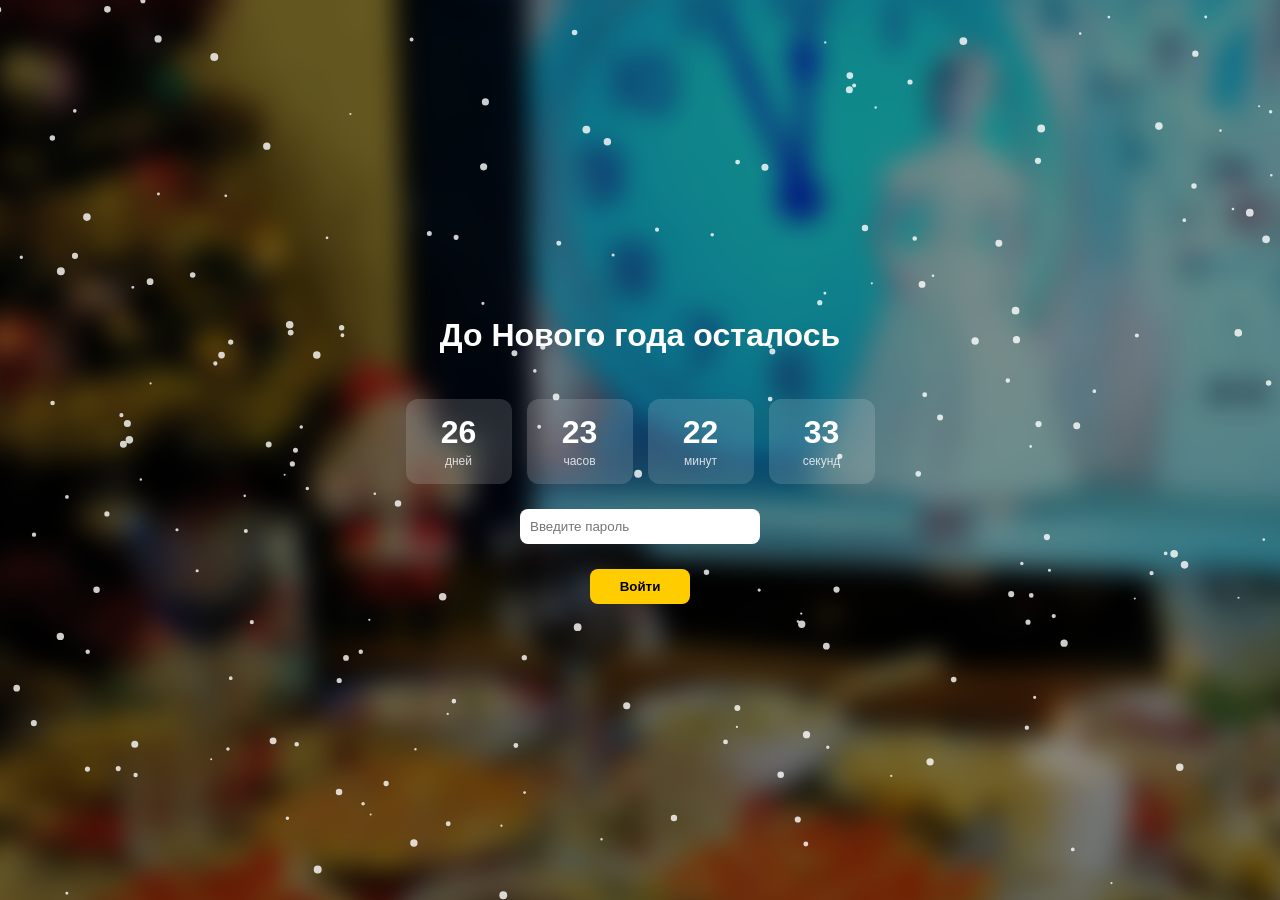
<file: index.html>
<!DOCTYPE html>
<html lang="ru">
<head>
  <meta charset="UTF-8">
  <title>Скоро Новый год 🎄</title>

  <!-- Адаптивность -->
  <meta name="viewport" content="width=device-width, initial-scale=1.0">

  <!-- Минимальные стили прямо здесь (потом вынесем в CSS) -->
  <style>
    body {
        margin: 0;
        font-family: "Segoe UI", sans-serif;
        height: 100vh;
        overflow: hidden;
        color: white;
    }

    .background {
        position: fixed;
        inset: 0;
        background: url("media/images/background.jpg") center / cover no-repeat;
        filter: blur(12px);
        transform: scale(1.1);
        z-index: -2;
    }

    .overlay {
  position: fixed;
  inset: 0;
  background: rgba(0, 0, 0, 0.45);
  z-index: -1;
}
.container {
  position: relative;
  height: 100vh;
  display: flex;
  flex-direction: column;
  justify-content: center;
  align-items: center;
  gap: 25px;
  text-align: center;
}

.timer {
  display: flex;
  gap: 15px;
}

.time-box {
  background: rgba(255, 255, 255, 0.15);
  backdrop-filter: blur(6px);
  border-radius: 12px;
  padding: 15px 18px;
  min-width: 70px;
}

.time-box span {
  display: block;
  font-size: 32px;
  font-weight: bold;
}

.time-box small {
  font-size: 12px;
  opacity: 0.8;
}

/* Поле и кнопка */
input {
  padding: 10px;
  width: 220px;
  border-radius: 8px;
  border: none;
}

button {
  padding: 10px 30px;
  border-radius: 8px;
  border: none;
  background: #ffcc00;
  font-weight: bold;
  cursor: pointer;
}

button:hover {
  background: #ffdd33;
}

.error {
  display: none;
  color: #ff9a9a;
}

    h1 {
      margin-bottom: 20px;
    }

#snow {
  position: fixed;
  inset: 0;
  pointer-events: none; /* чтобы не мешал кликам */
  z-index: 1;
}



  </style>
</head>

<script src="js/timer.js"></script>
<script src="js/auth.js"></script>
<script src="js/snow.js"></script>

<body>

  <!-- Фон -->
  <div class="background"></div>
  <div class="overlay"></div>

  <!-- Контент -->
  <div class="container">
    <h1>До Нового года осталось</h1>

    <div id="timer" class="timer">
      <div class="time-box">
        <span id="days">0</span>
        <small>дней</small>
      </div>
      <div class="time-box">
        <span id="hours">0</span>
        <small>часов</small>
      </div>
      <div class="time-box">
        <span id="minutes">0</span>
        <small>минут</small>
      </div>
      <div class="time-box">
        <span id="seconds">0</span>
        <small>секунд</small>
      </div>
    </div>

    <input type="password" id="password" placeholder="Введите пароль">
    <button id="enterBtn">Войти</button>

    <div class="error" id="error">Неверный пароль</div>
  </div>

</body>
<canvas id="snow"></canvas>


</html>
</file>
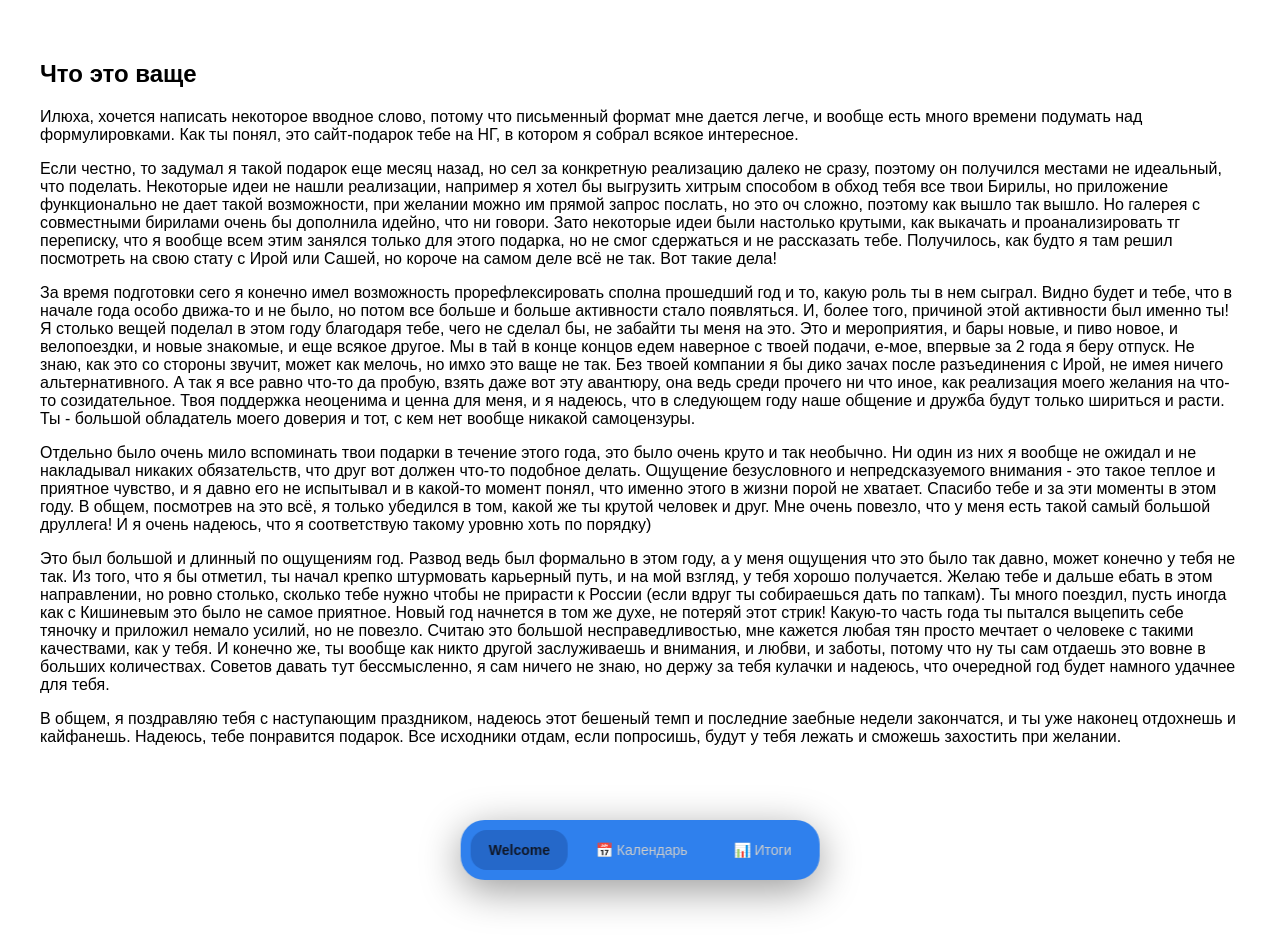
<file: greeting.html>
<!DOCTYPE html>
<html lang="ru">
<head>
  <meta charset="UTF-8">
  <title>С Новым годом 🎄</title>
  <meta name="viewport" content="width=device-width, initial-scale=1.0">

  <link rel="stylesheet" href="css/style.css">
</head>
<body>

  <!-- Фон -->
  <div class="background"></div>
  <div class="overlay"></div>
  

  <!-- Контент -->
  <div class="page">

    <main class="content">

      <section id="welcome" class="section active">
        <h2>Что это ваще</h2>
        <p>Илюха, хочется написать некоторое вводное слово, потому что письменный формат мне дается легче, и вообще есть много времени подумать над формулировками. Как ты понял, это сайт-подарок тебе на НГ, в котором я собрал всякое интересное.</p>
        <p>Если честно, то задумал я такой подарок еще месяц назад, но сел за конкретную реализацию далеко не сразу, поэтому он получился местами не идеальный, что поделать. Некоторые идеи не нашли реализации, например я хотел бы выгрузить хитрым способом в обход тебя все твои Бирилы, но приложение функционально не дает такой возможности, при желании можно им прямой запрос послать, но это оч сложно, поэтому как вышло так вышло. Но галерея с совместными бирилами очень бы дополнила идейно, что ни говори. Зато некоторые идеи были настолько крутыми, как выкачать и проанализировать тг переписку, что я вообще всем этим занялся только для этого подарка, но не смог сдержаться и не рассказать тебе. Получилось, как будто я там решил посмотреть на свою стату с Ирой или Сашей, но короче на самом деле всё не так. Вот такие дела!</p>
        <p>За время подготовки сего я конечно имел возможность прорефлексировать сполна прошедший год и то, какую роль ты в нем сыграл. Видно будет и тебе, что в начале года особо движа-то и не было, но потом все больше и больше активности стало появляться. И, более того, причиной этой активности был именно ты! Я столько вещей поделал в этом году благодаря тебе, чего не сделал бы, не забайти ты меня на это. Это и мероприятия, и бары новые, и пиво новое, и велопоездки, и новые знакомые, и еще всякое другое. Мы в тай в конце концов едем наверное с твоей подачи, е-мое, впервые за 2 года я беру отпуск. Не знаю, как это со стороны звучит, может как мелочь, но имхо это ваще не так. Без твоей компании я бы дико зачах после разъединения с Ирой, не имея ничего альтернативного. А так я все равно что-то да пробую, взять даже вот эту авантюру, она ведь среди прочего ни что иное, как реализация моего желания на что-то созидательное. Твоя поддержка неоценима и ценна для меня, и я надеюсь, что в следующем году наше общение и дружба будут только шириться и расти. Ты - большой обладатель моего доверия и тот, с кем нет вообще никакой самоцензуры.</p>
        <p>Отдельно было очень мило вспоминать твои подарки в течение этого года, это было очень круто и так необычно. Ни один из них я вообще не ожидал и не накладывал никаких обязательств, что друг вот должен что-то подобное делать. Ощущение безусловного и непредсказуемого внимания - это такое теплое и приятное чувство, и я давно его не испытывал и в какой-то момент понял, что именно этого в жизни порой не хватает. Спасибо тебе и за эти моменты в этом году. В общем, посмотрев на это всё, я только убедился в том, какой же ты крутой человек и друг. Мне очень повезло, что у меня есть такой самый большой друллега! И я очень надеюсь, что я соответствую такому уровню хоть по порядку)</p>
        <p>Это был большой и длинный по ощущениям год. Развод ведь был формально в этом году, а у меня ощущения что это было так давно, может конечно у тебя не так. Из того, что я бы отметил, ты начал крепко штурмовать карьерный путь, и на мой взгляд, у тебя хорошо получается. Желаю тебе и дальше ебать в этом направлении, но ровно столько, сколько тебе нужно чтобы не прирасти к России (если вдруг ты собираешься дать по тапкам). Ты много поездил, пусть иногда как с Кишиневым это было не самое приятное. Новый год начнется в том же духе, не потеряй этот стрик! Какую-то часть года ты пытался выцепить себе тяночку и приложил немало усилий, но не повезло. Считаю это большой несправедливостью, мне кажется любая тян просто мечтает о человеке с такими качествами, как у тебя. И конечно же, ты вообще как никто другой заслуживаешь и внимания, и любви, и заботы, потому что ну ты сам отдаешь это вовне в больших количествах. Советов давать тут бессмысленно, я сам ничего не знаю, но держу за тебя кулачки и надеюсь, что очередной год будет намного удачнее для тебя.</p>
        <p>В общем, я поздравляю тебя с наступающим праздником, надеюсь этот бешеный темп и последние заебные недели закончатся, и ты уже наконец отдохнешь и кайфанешь. Надеюсь, тебе понравится подарок. Все исходники отдам, если попросишь, будут у тебя лежать и сможешь захостить при желании.</p>
      </section>

      <section id="calendar" class="section">
        <h2>Обзор (не всегда) совместных приключений</h2>
        <p>Проанализировав нашу переписку, я достал самые важные даты этого года и дал свой ретроспективный комментарий. Вспомни их тоже (даты кликабельны), а между днями можно переключаться стрелками на клаве.</p>
        <div id="calendar-grid" class="calendar-grid"></div>
      </section>

      <section id="summary" class="section">
        <h2>Итоги года</h2>

        <div class="carousel">
          <button class="carousel-arrow left"></button>
          <div class="carousel-viewport">
            <div class="carousel-track">


              <div class="carousel-card" data-bg="green.png" data-type="stat">
                  <div class="stat-card">
                    <div class="stat-number" data-target="16698">0</div>
                    <div class="stat-text">Именно столькими сообщениями мы обменялись в тг за этот год!<br> Из них ты отправил 7055, а я 9643.</div>
                  </div>
              </div>

              <div class="carousel-card" data-bg="violet.png" data-type="text">
                <div class="text-card">
                  <p>
                    Дальше позволю себе небольшой аналитический обзор, а как вообще выглядела наша переписка. <br>
                    Начнем, пожалуй, с того как вообще мы коммуницируем друг с другом.
                  </p>
                </div>
              </div>

              <div class="carousel-card" data-bg="red.png" data-type="table">
                <div class="table-card">
                  <table>
                    <tr>
                      <td></td>
                      <td class="cell">Илюха</td>
                      <td class="cell">Витя</td>
                    </tr>
                    <tr>
                      <td>Стикеры</td>
                      <td class="cell">73</td>
                      <td class="cell">40</td>
                    </tr>                    
                    <tr>
                      <td>Фотки</td>
                      <td class="cell">242</td>
                      <td class="cell">347</td>
                    </tr>
                    <tr>
                      <td>Кружочки, шт</td>
                      <td class="cell">5</td>
                      <td class="cell">10</td>
                    </tr>
                    <tr>
                      <td>Кружочки, минуты</td>
                      <td class="cell">0.85</td>
                      <td class="cell">1.5</td>
                    </tr>
                    <tr>
                      <td>Голосовухи, шт</td>
                      <td class="cell">16</td>
                      <td class="cell">66</td>
                    </tr>                    
                    <tr>
                      <td>Голосовухи, мин</td>
                      <td class="cell">26</td>
                      <td class="cell">46</td>
                    </tr>
                  </table>
                </div>
              </div>

            
              <div class="carousel-card" data-bg="teal.png" data-type="text">
                <div class="text-card">
                  <p>
                    А теперь задушимся с анализа текстовых сообщений, как там вообще вопрос обстоит. <br>
                    (Я смотрю на то, что вообще посчитано и думаю "ебать почему я подумал что это интересно")
                  </p>
                </div>
              </div>


              <div class="carousel-card" data-bg="red.png" data-type="table">
                <div class="table-card">
                  <table>
                    <tr>
                      <td></td>
                      <td class="cell">Илюха</td>
                      <td class="cell">Витя</td>
                    </tr>
                    <tr>
                      <td>Средняя длина сообщения, слова</td>
                      <td class="cell">5.05</td>
                      <td class="cell">4.75</td>
                    </tr>  
                    <tr>
                      <td>Медианная длина сообщения, слова</td>
                      <td class="cell">4</td>
                      <td class="cell">4</td>
                    </tr>                    
                    <tr>
                      <td>Всего слов отправлено</td>
                      <td class="cell">35653</td>
                      <td class="cell">45862</td>
                    </tr>
                    <tr>
                      <td>Самое длинное сообщение, слова</td>
                      <td class="cell">177</td>
                      <td class="cell">243</td>
                    </tr>
                  </table>
                </div>
              </div>
              
              <div class="carousel-card" data-bg="violet.png" data-type="text">
                <div class="text-card">
                  <p>
                    Дальше несколько интересных фактов об этом годе 
                  </p>
                </div>
              </div>     
              
              
              <div class="carousel-card" data-bg="green.png" data-type="stat">
                  <div class="stat-card">
                    <div class="stat-number" data-target="11">0</div>
                    <div class="stat-text">Именно столькими кодов от бейдж-бота я нашел у нас в переписке</div>
                  </div>
              </div>       

              <div class="carousel-card" data-bg="teal.png" data-type="stat">
                  <div class="stat-card">
                    <div class="stat-number" data-target="0">0</div>
                    <div class="stat-text">Именно столько походов вместе на йогу, на прогулку с Муляевичем, на скалодром и в поход с Тырчем я насчитал суммарно. МАЛОВАТО</div>
                  </div>
              </div>
              <div class="carousel-card" data-bg="red.png" data-type="text">
                <div class="text-card">
                  <p>
                    Ну и напоследок немного хохм с визуальными данными. Я уже устал думать о дизайне, поэтому тут Уродск чистой воды, только функциональность. </br> 
                    Если что графики про общее количество сообщений к конкретной дате и карта самых частых слов
                  </p>
                </div>
              </div>  
              <div class="carousel-card"
                data-type="gif"
                data-played="false"
                data-bg="yellow.png">

              <div class="gif-card">
                <video
                  class="gif-video"
                  src="media/videos/gifs/plt.mp4"
                  muted
                  playsinline
                  preload="auto">
                </video>
              </div>

              </div>
              <div class="carousel-card"
                data-type="gif"
                data-played="false"
                data-bg="yellow.png">

              <div class="gif-card">
                <video
                  class="gif-video"
                  src="media/videos/gifs/wordcloud.mp4"
                  muted
                  playsinline
                  preload="auto">
                </video>
              </div>

              </div>
              </div>

            </div>
          </div>


          <button class="carousel-arrow right"></button>
          <div class="carousel-dots"></div>
        </div>

      </section>

    </main>


  </div>

<nav class="bottom-nav">
<button class="nav-item active" data-target="media">Welcome</button>
<button class="nav-item" data-target="calendar">📅 Календарь</button>
<button class="nav-item" data-target="summary">📊 Итоги</button>
</nav>

<script src="js/navigation.js"></script>
<script src="js/calendar.js"></script>
<script src="js/carousel.js"></script>

<div id="modal-overlay" class="modal-overlay">
  <div class="modal-tooltip">

    <div class="modal-header">
      <span id="modal-date"></span>
    </div>

    <div id="modal-content"></div>

    <button class="modal-close">×</button>
  </div>
</div>

</body>
</html>
</file>
<file: css/style.css>
.page {
  display: flex;
  min-height: auto; /* вместо 100vh */
  align-items: flex-start; /* контент сверху */
  font-family: "SF Pro Text", "SF Pro Icons", "Helvetica Neue", "Helvetica", "Arial", sans-serif;
}

.sidebar {
  width: 200px;
  padding: 20px;
  background: rgba(0, 0, 0, 0.4);
  backdrop-filter: blur(6px);
  position: sticky;
  top: 0;
  height: auto;
}

.sidebar h3 {
  margin-top: 0;
}

.sidebar ul {
  list-style: none;
  padding: 0;
}

.sidebar li {
  margin-bottom: 10px;
}

.sidebar a {
  color: #ffcc00;
  text-decoration: none;
}

.sidebar a:hover {
  text-decoration: underline;
}

.content {
  flex: 1;
  padding: 40px;
}

.section {
  margin-bottom: 80px;
}

/* ===== КАЛЕНДАРЬ ===== */

.day {
  display: flex;
  justify-content: center;
  align-items: center;
  text-align: center;
  min-height: 30px;
  padding: 5px 0;
  position: relative;
  background: rgba(255, 255, 255, 0.15);
  color: black
}

.day.special {
  background: rgb(101, 178, 255);
  border-radius: 75%; /* круг */
  width: 40px;
  height: 30px;
  margin: 0 auto; /* центрируем в ячейке */
  display: flex;
  justify-content: center;
  align-items: center;
  cursor: pointer;
  color: black;
}

.day.special:hover {
  background: rgb(33, 128, 223);
}

.tooltip {
  position: absolute;
  bottom: 110%;
  left: 50%;
  transform: translateX(-50%);
  background: black;
  padding: 8px 10px;
  border-radius: 6px;
  font-size: 12px;
  white-space: nowrap;
  display: none;
}

/* Сетка месяцев */
.calendar-grid {
  display: grid;
  grid-template-columns: repeat(4, 1fr);
  grid-template-rows: repeat(3, auto);
  gap: 20px;
}

/* Блок одного месяца */
.month {
  background: rgba(245, 245, 247, .8);
  border-radius: 60px;
  padding: 10px;
}

/* Название месяца */
.month h3 {
  text-align: center;
  margin: 0 0 10px 0;
  color: black
}

.month-caption {
  width: 100%;         /* 👈 та же ширина, что и сетка */
  text-align: center;  /* 👈 текст по центру */
  font-weight: bold;
  font-size: 20px;
  margin-bottom: 8px;
  color: black;
}

/* Сетка дней недели и дней */
.days-grid {
  display: grid;
  grid-template-columns: repeat(7, 1fr);
  gap: 5px;
}

/* Заголовки дней недели */
.day-name {
  text-align: center;
  font-weight: bold;
}

/* День месяца */
.day {
  text-align: center;
  padding: 5px 0;
  border-radius: 5px;
  background: rgba(255,255,255,0.15);
  position: relative;
  min-height: 30px;
}

/* Затемнение + блюр */
.modal-overlay {
  position: fixed;
  inset: 0;
  background: rgba(0, 0, 0, 0.4);
  backdrop-filter: blur(6px); /* 🔥 блюр */
  display: none;
  align-items: center;
  justify-content: center;
  z-index: 1000;
}

/* Сам tooltip */
.modal-tooltip {
  background: rgba(245, 245, 247, 0.9);
  color: rgba(20, 20, 20);
  width: 33vw;              /* 👈 срединная треть экрана */
  max-width: 840px;
  min-width: 560px;
  padding: 24px 28px;
  border-radius: 16px;
  font-size: 32px;
  line-height: 1.5;
  position: relative;
  box-shadow: 0 20px 60px rgba(0,0,0,0.6);
  animation: modalFadeIn 0.25s ease;
}

/* Текст внутри */
#modal-content {
  text-align: center;
}

/* Кнопка закрытия */
.modal-close {
  position: absolute;
  top: 10px;
  right: 14px;
  background: none;
  border: none;
  color: black;
  font-size: 26px;
  cursor: pointer;
}

/* Анимация */
@keyframes modalFadeIn {
  from {
    opacity: 0;
    transform: translateY(20px) scale(0.95);
  }
  to {
    opacity: 1;
    transform: translateY(0) scale(1);
  }
}

/* Контент */
.content {
  padding-bottom: 120px; /* место под нижнюю навигацию */
}

/* Секции */
.section {
  opacity: 0;
  transform: translateY(20px);
  pointer-events: none;
  transition: opacity 0.4s ease, transform 0.4s ease;
  display: none;
}

.section.active {
  display: block;
  opacity: 1;
  transform: translateY(0);
  pointer-events: auto;
}

/* Нижняя навигация */
.bottom-nav {
  position: fixed;
  bottom: 20px;
  left: 50%;
  transform: translateX(-50%);
  background: #2F80ED;
  backdrop-filter: blur(8px);
  border-radius: 24px;
  padding: 10px;
  display: flex;
  gap: 10px;
  z-index: 1000;
  box-shadow: 0 10px 40px rgba(0,0,0,0.4);
}

/* Кнопки */
.nav-item {
  background: transparent;
  border: none;
  color: #ccc;
  padding: 12px 18px;
  border-radius: 16px;
  font-size: 14px;
  cursor: pointer;
  transition: background 0.3s, color 0.3s;
}

.nav-item:hover {
  background: rgba(255,255,255,0.1);
}

/* Активная вкладка */
.nav-item.active {
  background: #2568C9;
  color: #101828;
  font-weight: bold;
}

.modal-header {
  display: flex;
  justify-content: space-between;
  align-items: center;
  font-size: 14px;
  color: black;
  margin-bottom: 12px;
}


/* ===== КАРУСЕЛЬ ===== */


.carousel {
  position: relative;
  width: 100%;
  height: 70vh;
  display: flex;
  align-items: center;
  justify-content: center;
}

/* ОКНО — режет всё лишнее */
.carousel-viewport {
  width: 100vw;
  overflow: hidden;     /* ← ГЛАВНЫЙ ФИКС */
  display: flex;
  /* justify-content: center; */
}

/* ЛЕНТА */
.carousel-track {
  display: flex;
  gap: 40px;
  transition: transform 0.6s ease;
  will-change: transform;
  justify-content: flex-start;
  margin: 0;
  padding: 0;
}


.carousel-track-container {
  overflow: hidden;
  width: 100%;
  display: flex;
  justify-content: center;
}


.carousel-card {
  width: 30vw;
  min-width: 750px;
  height: 500px;
  border-radius: 20px;
  padding: 20px;
  color: white;
  background-size: cover;
  background-position: center;
  position: relative;
  overflow: hidden;
  transform: scale(0.8);
  filter: blur(4px);
  opacity: 0.6;
  transition: transform 0.6s ease, filter 0.6s ease, opacity 0.6s ease;
}


.carousel-card.active {
  transform: scale(1);
  filter: blur(0);
  opacity: 1;
}

/* Стрелки */
.carousel-arrow {
  position: absolute;
  top: 50%;
  transform: translateY(-50%);
  background: none;
  border: none;
  color: #ffcc00;
  font-size: 32px;
  cursor: pointer;
  z-index: 10;
}

.carousel-arrow.left { left: 20px; }
.carousel-arrow.right { right: 20px; }



.carousel-dots {
  position: fixed;
  bottom: 20px;

  left: 50%;
  transform: translateX(-65%);

  display: flex;
  gap: 10px;

}

.carousel-dot {
  width: 10px;
  height: 10px;
  background: #777;
  border-radius: 50%;
  transition: background 0.3s, transform 0.3s;
}

.carousel-dot.active {
  background: #2F80ED;
  transform: scale(1.3);
}

.stat-card {
  display: flex;
  flex-direction: column;
  justify-content: center;
  align-items: center;
  height: 100%;
  color: white;
}

.stat-number {
  font-size: 3em;
  font-weight: bold;
  margin-bottom: 10px;
}

.stat-text {
  font-size: 1.5em;
  text-align: center;
}


.text-card {
  height: 100%;
  display: flex;
  align-items: center;
  justify-content: center;
}

.text-card p {
  color: white;
  font-size: 1.5rem;
  line-height: 1.6;
  text-align: center;
  max-width: 80%;
  opacity: 0;
  transform: translateY(20px);
  transition: opacity 0.6s ease, transform 0.6s ease;
}

/* когда карточка активна */
.carousel-card.active .text-card p {
  opacity: 1;
  transform: translateY(0);
}

.table-card {
  height: 100%;
  display: flex;
  align-items: center;
  justify-content: center;
}

.table-card table {
  border-collapse: collapse;
  color: white;
  font-size: 1.1rem;
}

.table-card td {
  padding: 12px 20px;
}

.table-card .cell {
  opacity: 0;
  transform: scale(0.8);
  transition: opacity 0.4s ease, transform 0.4s ease;
}

.table-card .cell.visible {
  opacity: 1;
  transform: scale(1);
}


html, body {
  margin: 0;
  padding: 0;
  overflow-x: hidden;
}

.gif-card {
  width: 100%;
  height: 100%;
  display: flex;
  align-items: center;
  justify-content: center;
}

.gif-video {
  width: 100%;
  height: 100%;
  object-fit: contain; /* или cover */
  border-radius: 20px;
}

.carousel-card.active .gif-video {
  animation: fadeIn 0.5s ease;
}

@keyframes fadeIn {
  from { opacity: 0; }
  to { opacity: 1; }
}
</file>
